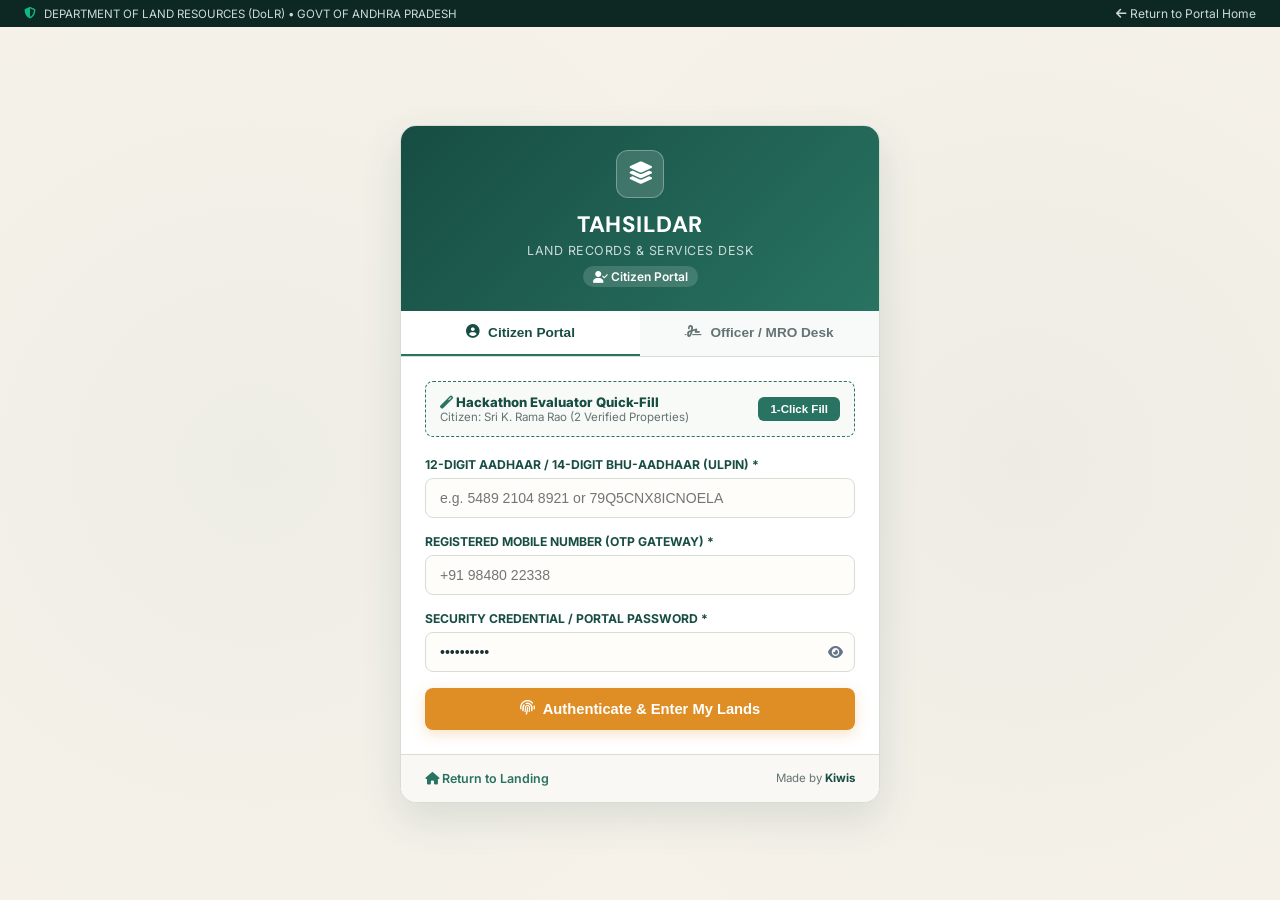
<file: login.html>
<!DOCTYPE html>
<html lang="en">
<head>
    <meta charset="UTF-8">
    <meta name="viewport" content="width=device-width, initial-scale=1.0">
    <title>Sign In &bull; TAHSILDAR Land Records & Services (SIH26014)</title>
    
    <!-- Google Fonts & Icons -->
    <link href="https://fonts.googleapis.com/css2?family=DM+Sans:wght@400;500;600;700;800&family=Inter:wght@400;500;600;700&family=JetBrains+Mono:wght@500;600;700&display=swap" rel="stylesheet">
    <link rel="stylesheet" href="https://cdnjs.cloudflare.com/ajax/libs/font-awesome/6.4.0/css/all.min.css" />
    <link rel="stylesheet" href="/css/auth.css">
    <style>
        .gov-loader-bar {
            width: 50%;
            height: 100%;
            background: linear-gradient(90deg, #174d43, #df8d25);
            border-radius: 4px;
            animation: govIndeterminate 1.2s infinite ease-in-out;
        }
        @keyframes govIndeterminate {
            0% { transform: translateX(-100%); }
            50% { transform: translateX(100%); }
            100% { transform: translateX(300%); }
        }
    </style>
</head>
<body>

    <!-- Identity Strip -->
    <div class="auth-header-strip">
        <div style="display:flex; align-items:center; gap:8px;">
            <i class="fas fa-shield-alt" style="color:#10b981;"></i>
            <span>DEPARTMENT OF LAND RESOURCES (DoLR) &bull; GOVT OF ANDHRA PRADESH</span>
        </div>
        <div>
            <a href="/" style="color:#cbdad7; text-decoration:none; font-size:0.75rem;"><i class="fas fa-arrow-left"></i> Return to Portal Home</a>
        </div>
    </div>

    <!-- Main Auth Card -->
    <div class="auth-main-container">
        <div class="auth-card-box">
            <div class="auth-card-header">
                <div class="auth-emblem">
                    <i class="fas fa-layer-group"></i>
                </div>
                <h2>TAHSILDAR</h2>
                <p>Land Records & Services Desk</p>
                <div id="role-badge" style="display:inline-block; margin-top:8px; font-size:0.75rem; background:rgba(255,255,255,0.15); padding:3px 10px; border-radius:12px; font-weight:600;">
                    <i class="fas fa-user-check"></i> Citizen Access
                </div>
            </div>

            <!-- Dual Tabs -->
            <div class="auth-tabs">
                <button class="auth-tab-btn active" id="tab-citizen" onclick="switchAuthTab('citizen')">
                    <i class="fas fa-user-circle"></i> Citizen Portal
                </button>
                <button class="auth-tab-btn" id="tab-officer" onclick="switchAuthTab('officer')">
                    <i class="fas fa-signature"></i> Officer / MRO Desk
                </button>
            </div>

            <div class="auth-body-content">
                <!-- ==============================
                     1. CITIZEN TAB
                     ============================== -->
                <div class="auth-tab-panel active" id="panel-citizen">
                    <!-- Quick Demo Fill -->
                    <div class="demo-fill-card">
                        <div class="demo-fill-info">
                            <h5><i class="fas fa-magic" style="color:var(--leaf);"></i> Hackathon Evaluator Quick-Fill</h5>
                            <p>Citizen: Sri K. Rama Rao (2 Verified Properties)</p>
                        </div>
                        <button type="button" class="btn-quick-fill" onclick="fillCitizenDemo()">
                            1-Click Fill
                        </button>
                    </div>

                    <form id="form-citizen" onsubmit="handleCitizenSubmit(event)">
                        <div class="form-field-group">
                            <label>12-Digit Aadhaar / 14-Digit Bhu-Aadhaar (ULPIN) *</label>
                            <input 
                                type="text" 
                                id="citizen-aadhaar" 
                                class="form-input-field" 
                                placeholder="e.g. 5489 2104 8921 or 79Q5CNX8ICNOELA" 
                                required
                            >
                        </div>

                        <div class="form-field-group">
                            <label>Registered Mobile Number (OTP Gateway) *</label>
                            <input 
                                type="tel" 
                                id="citizen-phone" 
                                class="form-input-field" 
                                placeholder="+91 98480 22338" 
                                required
                            >
                        </div>

                        <div class="form-field-group">
                            <label>Security Credential / Portal Password *</label>
                            <div style="position:relative;">
                                <input 
                                    type="password" 
                                    id="citizen-password" 
                                    class="form-input-field" 
                                    placeholder="Enter password (demo: citizen123)" 
                                    value="citizen123"
                                    required
                                >
                                <button type="button" onclick="togglePasswordVisibility('citizen-password', this)" style="position:absolute; right:12px; top:50%; transform:translateY(-50%); background:none; border:none; color:#64748b; cursor:pointer;">
                                    <i class="fas fa-eye"></i>
                                </button>
                            </div>
                        </div>

                        <div id="citizen-error" style="color:#dc2626; font-size:0.8rem; margin-bottom:12px; display:none;"></div>

                        <button type="submit" id="btn-citizen-submit" class="btn-submit-auth btn-submit-saffron">
                            <i class="fas fa-fingerprint"></i> <span id="btn-citizen-text">Authenticate & Enter My Lands</span>
                        </button>
                    </form>
                </div>

                <!-- ==============================
                     2. OFFICER / TAHASILDAR TAB
                     ============================== -->
                <div class="auth-tab-panel" id="panel-officer">
                    <!-- Quick Demo Fill -->
                    <div class="demo-fill-card">
                        <div class="demo-fill-info">
                            <h5><i class="fas fa-magic" style="color:var(--leaf);"></i> Hackathon Evaluator Quick-Fill</h5>
                            <p>Tahasildar & MRO (PIN: 2026)</p>
                        </div>
                        <button type="button" class="btn-quick-fill" onclick="fillOfficerDemo()">
                            1-Click Fill
                        </button>
                    </div>

                    <form id="form-officer" onsubmit="handleOfficerSubmit(event)">
                        <div class="form-field-group">
                            <label>Departmental Revenue Officer ID / Official Email *</label>
                            <input 
                                type="email" 
                                id="officer-email" 
                                class="form-input-field" 
                                placeholder="officer.vsp@landstack.gov.in" 
                                required
                            >
                        </div>

                        <div class="form-field-group">
                            <label>Office Jurisdiction / Mandal</label>
                            <input 
                                type="text" 
                                class="form-input-field" 
                                value="Visakhapatnam Urban Mandal (Revenue Div 01)" 
                                readonly 
                                style="background:#f1f5f9; color:#475569;"
                            >
                        </div>

                        <div class="form-field-group">
                            <label>Statutory Security PIN / DSC Token PIN *</label>
                            <div style="position:relative;">
                                <input 
                                    type="password" 
                                    id="officer-pin" 
                                    class="form-input-field" 
                                    placeholder="Enter Security PIN (demo: 2026)" 
                                    required
                                >
                                <button type="button" onclick="togglePasswordVisibility('officer-pin', this)" style="position:absolute; right:12px; top:50%; transform:translateY(-50%); background:none; border:none; color:#64748b; cursor:pointer;">
                                    <i class="fas fa-eye"></i>
                                </button>
                            </div>
                            <div id="officer-error" style="color:#b93838; font-size:0.75rem; margin-top:6px; display:none;"></div>
                        </div>

                        <button type="submit" id="btn-officer-submit" class="btn-submit-auth">
                            <i class="fas fa-landmark"></i> <span id="btn-officer-text">Launch Tahasildar Chambers</span>
                        </button>
                    </form>
                </div>
            </div>

            <div class="auth-footer">
                <div>
                    <a href="/"><i class="fas fa-home"></i> Return to Landing</a>
                </div>
                <!-- Subtle Kiwis watermark -->
                <div class="kiwis-watermark" aria-label="Made by Kiwis">
                    Made by <b>Kiwis</b>
                </div>
            </div>
        </div>
    </div>

    <!-- Unified API Service -->
    <script src="/js/services/api.js"></script>

    <script>
        document.addEventListener('DOMContentLoaded', function() {
            const params = new URLSearchParams(window.location.search);
            const role = params.get('role');
            if (role === 'officer' || role === 'tahsildar') {
                switchAuthTab('officer');
            } else {
                switchAuthTab('citizen');
            }
        });

        function switchAuthTab(tab) {
            document.querySelectorAll('.auth-tab-btn').forEach(btn => btn.classList.remove('active'));
            document.querySelectorAll('.auth-tab-panel').forEach(panel => panel.classList.remove('active'));
            const badge = document.getElementById('role-badge');

            if (tab === 'officer') {
                document.getElementById('tab-officer').classList.add('active');
                document.getElementById('panel-officer').classList.add('active');
                if (badge) {
                    badge.innerHTML = '<i class="fas fa-id-badge"></i> Officer Portal';
                }
            } else {
                document.getElementById('tab-citizen').classList.add('active');
                document.getElementById('panel-citizen').classList.add('active');
                if (badge) {
                    badge.innerHTML = '<i class="fas fa-user-check"></i> Citizen Portal';
                }
            }
        }

        function togglePasswordVisibility(fieldId, btn) {
            const el = document.getElementById(fieldId);
            if (el) {
                const isPass = el.type === 'password';
                el.type = isPass ? 'text' : 'password';
                btn.innerHTML = isPass ? '<i class="fas fa-eye-slash"></i>' : '<i class="fas fa-eye"></i>';
            }
        }

        function fillCitizenDemo() {
            document.getElementById('citizen-aadhaar').value = '5489 2104 8921';
            document.getElementById('citizen-phone').value = '+91 98480 22338';
            document.getElementById('citizen-password').value = 'citizen123';
            var err = document.getElementById('citizen-error');
            if (err) err.style.display = 'none';
            // Visual feedback
            document.querySelectorAll('#form-citizen .form-input-field').forEach(function(el) {
                el.classList.add('filled');
            });
        }

        function fillOfficerDemo() {
            document.getElementById('officer-email').value = 'officer.vsp@landstack.gov.in';
            document.getElementById('officer-pin').value = '2026';
            var err = document.getElementById('officer-error');
            if (err) err.style.display = 'none';
            // Visual feedback
            document.querySelectorAll('#form-officer .form-input-field').forEach(function(el) {
                el.classList.add('filled');
            });
        }

        function handleCitizenSubmit(e) {
            e.preventDefault();
            const userVal = document.getElementById('citizen-aadhaar').value.trim();
            const phoneVal = document.getElementById('citizen-phone').value.trim();
            const btn = document.getElementById('btn-citizen-submit');
            const btnText = document.getElementById('btn-citizen-text');
            const errEl = document.getElementById('citizen-error');

            if (!userVal) {
                if (errEl) {
                    errEl.textContent = 'Please enter your Aadhaar or Bhu-Aadhaar (ULPIN).';
                    errEl.style.display = 'block';
                }
                return;
            }

            // Show loading state
            btn.disabled = true;
            btnText.innerHTML = '<i class="fas fa-spinner fa-spin"></i> Verifying identity...';

            // Synchronize with reference session keys
            sessionStorage.removeItem('landstack_officer_auth');
            sessionStorage.setItem('landstack_role', 'citizen');
            sessionStorage.setItem('tahsildar_role', 'citizen');
            sessionStorage.setItem('landstack_locate_on_login', 'true');
            sessionStorage.setItem('landstack_citizen_login', userVal);
            sessionStorage.setItem('landstack_citizen_name', 'Sri K. Rama Rao');
            sessionStorage.setItem('landstack_citizen_aadhaar', userVal.includes('5489') ? userVal : '5489-2104-8921');

            const linkedUlpins = ['79Q5CNX8ICNOELA', '79Q5RUS004501'];
            const upperVal = userVal.toUpperCase().trim();
            if (upperVal.length >= 10 && !upperVal.includes('@') && !upperVal.includes(' ') && !linkedUlpins.includes(upperVal)) {
                linkedUlpins.unshift(upperVal);
            }
            sessionStorage.setItem('landstack_citizen_ulpins', JSON.stringify(linkedUlpins));
            sessionStorage.setItem('landstack_citizen_ulpin', linkedUlpins[0]);
            sessionStorage.setItem('landstack_citizen_parcel_id', '2422');

            setTimeout(function() {
                btnText.innerHTML = '<i class="fas fa-check-circle"></i> Identity verified';
                showLoginTransition('/workspace/?role=citizen&view=dashboard', 'Opening your citizen workspace...');
            }, 450);
        }

        async function handleOfficerSubmit(e) {
            e.preventDefault();
            const email = document.getElementById('officer-email').value.trim();
            const pin = document.getElementById('officer-pin').value.trim();
            const btn = document.getElementById('btn-officer-submit');
            const btnText = document.getElementById('btn-officer-text');
            const errEl = document.getElementById('officer-error');

            if (!pin) {
                errEl.textContent = 'Please enter your Security PIN (demo: 2026).';
                errEl.style.display = 'block';
                return;
            }

            btn.disabled = true;
            btnText.innerHTML = '<i class="fas fa-spinner fa-spin"></i> Authenticating DSC Token...';

            try {
                const res = await fetch('/api/officer/verify-pin/', {
                    method: 'POST',
                    headers: { 'Content-Type': 'application/json' },
                    body: JSON.stringify({ pin: pin })
                });
                const data = await res.json();
                if (data.success) {
                    sessionStorage.setItem('landstack_officer_auth', 'true');
                    sessionStorage.setItem('landstack_role', 'officer');
                    sessionStorage.setItem('tahsildar_role', 'tahsildar');
                    sessionStorage.setItem('officer_name', data.officer_name || 'Sri V. S. R. Murthy, Tahasildar & MRO');
                    btnText.innerHTML = '<i class="fas fa-check-circle"></i> Identity verified';
                    showLoginTransition('/workspace/?role=officer&view=officer-dashboard', 'Launching Tahasildar Chambers...');
                } else {
                    btn.disabled = false;
                    btnText.innerHTML = 'Launch Tahasildar Chambers';
                    errEl.textContent = data.message || 'Verification failed. Please check your details.';
                    errEl.style.display = 'block';
                }
            } catch (err) {
                // Fallback verification
                if (pin === '2026' || pin === 'DoLR@2026' || pin === '1234') {
                    sessionStorage.setItem('landstack_officer_auth', 'true');
                    sessionStorage.setItem('landstack_role', 'officer');
                    sessionStorage.setItem('tahsildar_role', 'tahsildar');
                    btnText.innerHTML = '<i class="fas fa-check-circle"></i> Identity verified';
                    showLoginTransition('/workspace/?role=officer&view=officer-dashboard', 'Launching Tahasildar Chambers...');
                } else {
                    btn.disabled = false;
                    btnText.innerHTML = 'Launch Tahasildar Chambers';
                    errEl.textContent = 'Verification failed. Please check your details.';
                    errEl.style.display = 'block';
                }
            }
        }

        function showLoginTransition(targetUrl, statusText) {
            var overlay = document.getElementById('login-transition-overlay');
            if (statusText) {
                var textEl = document.getElementById('transition-status-text');
                if (textEl) textEl.textContent = statusText;
            }
            if (overlay) {
                overlay.style.display = 'flex';
                setTimeout(function() {
                    overlay.style.opacity = '1';
                }, 10);
            }
            setTimeout(function() {
                window.location.href = targetUrl;
            }, 320);
        }
    </script>
    <!-- Seamless Institutional Transition Overlay -->
    <div id="login-transition-overlay" style="display:none; position:fixed; inset:0; background:#f8faf9; z-index:999999; flex-direction:column; align-items:center; justify-content:center; opacity:0; transition:opacity 0.25s ease;">
        <div style="width:68px; height:68px; background:linear-gradient(135deg, #174d43, #0f352e); border-radius:18px; display:flex; align-items:center; justify-content:center; color:#ffffff; font-size:2rem; box-shadow:0 12px 30px rgba(15,53,46,0.25); margin-bottom:18px;">
            <i class="fas fa-layer-group"></i>
        </div>
        <div style="font-family:'DM Sans', sans-serif; font-weight:800; font-size:1.4rem; color:#0f352e; letter-spacing:-0.3px; margin-bottom:4px;">
            TAHSILDAR <span style="font-size:0.75rem; background:#eef6f4; color:#174d43; border:1px solid #c8dfd9; border-radius:4px; padding:2px 6px; font-weight:700; margin-left:4px;">DPI 2.0</span>
        </div>
        <div id="transition-status-text" style="font-family:'Inter', sans-serif; font-size:0.86rem; color:#64748b; margin-bottom:22px;">
            Opening your land services workspace...
        </div>
        <div style="width:190px; height:4px; background:#e2e8f0; border-radius:4px; overflow:hidden; position:relative;">
            <div class="gov-loader-bar"></div>
        </div>
    </div>
</body>
</html>
</file>
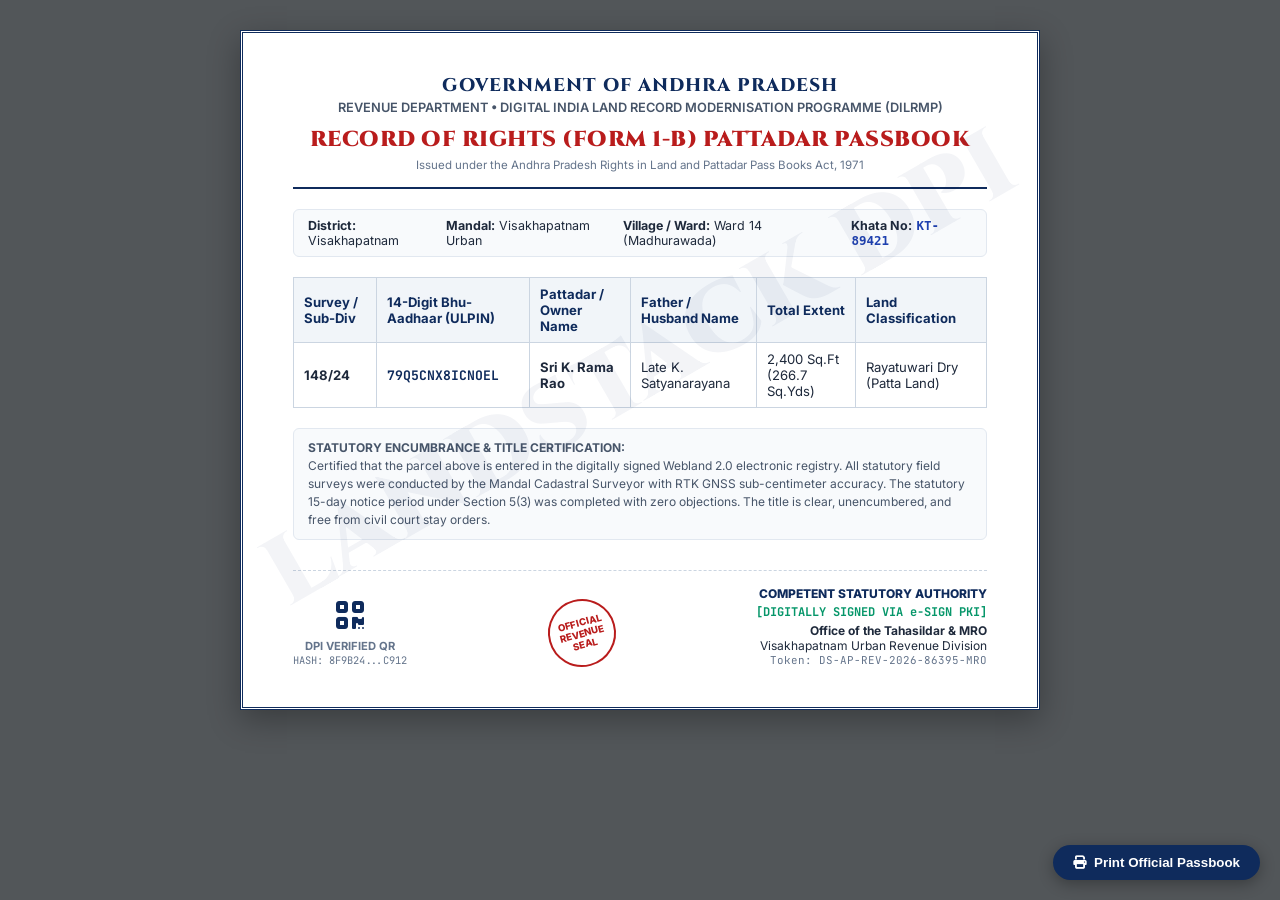
<file: templates/ror_passbook.html>
<!DOCTYPE html>
<html lang="en">
<head>
    <meta charset="UTF-8">
    <meta name="viewport" content="width=device-width, initial-scale=1.0">
    <title>RECORD OF RIGHTS (ROR FORM 1-B) — LANDSTACK DPI</title>
    <link href="https://fonts.googleapis.com/css2?family=Cinzel:wght@600;700;800;900&family=Inter:wght@400;500;600;700;800&family=JetBrains+Mono:wght@600;700&display=swap" rel="stylesheet">
    <link rel="stylesheet" href="https://cdnjs.cloudflare.com/ajax/libs/font-awesome/6.4.0/css/all.min.css">
    <style>
        body {
            background-color: #525659;
            margin: 0;
            padding: 30px 10px;
            font-family: 'Inter', sans-serif;
            color: #1e293b;
        }
        .passbook-sheet {
            background: #ffffff;
            width: 800px;
            margin: 0 auto;
            padding: 40px 50px;
            box-shadow: 0 10px 30px rgba(0,0,0,0.3);
            border: 3px double #0f2b5c;
            position: relative;
            box-sizing: border-box;
        }
        .watermark {
            position: absolute;
            top: 50%;
            left: 50%;
            transform: translate(-50%, -50%) rotate(-30deg);
            font-size: 6rem;
            color: rgba(15, 43, 92, 0.05);
            font-weight: 900;
            pointer-events: none;
            white-space: nowrap;
            font-family: 'Cinzel', serif;
        }
        .header-section {
            text-align: center;
            border-bottom: 2px solid #0f2b5c;
            padding-bottom: 15px;
            margin-bottom: 20px;
        }
        .emblem-title {
            font-family: 'Cinzel', serif;
            font-size: 1.15rem;
            font-weight: 800;
            color: #0f2b5c;
            letter-spacing: 1px;
            text-transform: uppercase;
        }
        .dept-subtitle {
            font-size: 0.8rem;
            color: #475569;
            font-weight: 600;
            margin-top: 2px;
        }
        .doc-name {
            font-family: 'Cinzel', serif;
            font-size: 1.35rem;
            font-weight: 900;
            color: #b91c1c;
            margin-top: 10px;
            letter-spacing: 0.5px;
        }
        .meta-strip {
            display: flex;
            justify-content: space-between;
            align-items: center;
            font-size: 0.78rem;
            background: #f8fafc;
            border: 1px solid #e2e8f0;
            padding: 8px 14px;
            border-radius: 6px;
            margin-bottom: 20px;
        }
        .data-table {
            width: 100%;
            border-collapse: collapse;
            font-size: 0.82rem;
            margin-bottom: 20px;
        }
        .data-table th, .data-table td {
            border: 1px solid #cbd5e1;
            padding: 8px 10px;
            text-align: left;
        }
        .data-table th {
            background-color: #f1f5f9;
            color: #0f2b5c;
            font-weight: 700;
        }
        .seal-signature-box {
            display: flex;
            justify-content: space-between;
            align-items: flex-end;
            margin-top: 30px;
            padding-top: 15px;
            border-top: 1px dashed #cbd5e1;
        }
        .qr-box {
            text-align: center;
            font-size: 0.7rem;
            color: #64748b;
        }
        .sign-box {
            text-align: right;
            font-size: 0.75rem;
        }
        .btn-print-action {
            position: fixed;
            bottom: 20px;
            right: 20px;
            background: #0f2b5c;
            color: #fff;
            border: none;
            padding: 10px 20px;
            border-radius: 20px;
            font-weight: 700;
            cursor: pointer;
            box-shadow: 0 4px 15px rgba(0,0,0,0.3);
            display: flex;
            align-items: center;
            gap: 8px;
        }
        @media print {
            body { background: transparent; padding: 0; }
            .passbook-sheet { box-shadow: none; border: none; width: 100%; }
            .btn-print-action { display: none; }
        }
    </style>
</head>
<body>

    <button class="btn-print-action" onclick="window.print()">
        <i class="fas fa-print"></i> Print Official Passbook
    </button>

    <div class="passbook-sheet">
        <div class="watermark">LANDSTACK DPI</div>

        <div class="header-section">
            <div class="emblem-title">GOVERNMENT OF ANDHRA PRADESH</div>
            <div class="dept-subtitle">REVENUE DEPARTMENT • DIGITAL INDIA LAND RECORD MODERNISATION PROGRAMME (DILRMP)</div>
            <div class="doc-name">RECORD OF RIGHTS (FORM 1-B) PATTADAR PASSBOOK</div>
            <div style="font-size: 0.72rem; color: #64748b; margin-top: 4px;">Issued under the Andhra Pradesh Rights in Land and Pattadar Pass Books Act, 1971</div>
        </div>

        <div class="meta-strip">
            <div><strong>District:</strong> Visakhapatnam</div>
            <div><strong>Mandal:</strong> Visakhapatnam Urban</div>
            <div><strong>Village / Ward:</strong> Ward 14 (Madhurawada)</div>
            <div><strong>Khata No:</strong> <code style="font-weight:800; color:#1e40af;">KT-89421</code></div>
        </div>

        <table class="data-table">
            <thead>
                <tr>
                    <th>Survey / Sub-Div</th>
                    <th>14-Digit Bhu-Aadhaar (ULPIN)</th>
                    <th>Pattadar / Owner Name</th>
                    <th>Father / Husband Name</th>
                    <th>Total Extent</th>
                    <th>Land Classification</th>
                </tr>
            </thead>
            <tbody>
                <tr>
                    <td style="font-weight:700;">148/24</td>
                    <td style="font-family:'JetBrains Mono', monospace; font-weight:700; color:#0f2b5c;">79Q5CNX8ICNOEL</td>
                    <td style="font-weight:700;">Sri K. Rama Rao</td>
                    <td>Late K. Satyanarayana</td>
                    <td>2,400 Sq.Ft (266.7 Sq.Yds)</td>
                    <td>Rayatuwari Dry (Patta Land)</td>
                </tr>
            </tbody>
        </table>

        <div style="font-size:0.75rem; color:#475569; background:#f8fafc; border:1px solid #e2e8f0; padding:10px 14px; border-radius:6px; margin-bottom:20px; line-height:1.5;">
            <strong>STATUTORY ENCUMBRANCE & TITLE CERTIFICATION:</strong><br>
            Certified that the parcel above is entered in the digitally signed Webland 2.0 electronic registry. All statutory field surveys were conducted by the Mandal Cadastral Surveyor with RTK GNSS sub-centimeter accuracy. The statutory 15-day notice period under Section 5(3) was completed with zero objections. The title is clear, unencumbered, and free from civil court stay orders.
        </div>

        <div class="seal-signature-box">
            <div class="qr-box">
                <div style="font-size:2rem; color:#0f2b5c; margin-bottom:4px;"><i class="fas fa-qrcode"></i></div>
                <div><strong>DPI VERIFIED QR</strong></div>
                <div style="font-family:'JetBrains Mono', monospace; font-size:0.65rem;">HASH: 8F9B24...C912</div>
            </div>

            <div style="text-align:center;">
                <div style="border:2px solid #b91c1c; color:#b91c1c; border-radius:50%; width:64px; height:64px; display:flex; align-items:center; justify-content:center; margin:0 auto; font-size:0.6rem; font-weight:800; transform:rotate(-15deg);">
                    OFFICIAL<br>REVENUE<br>SEAL
                </div>
            </div>

            <div class="sign-box">
                <div style="font-weight:800; color:#0f2b5c;">COMPETENT STATUTORY AUTHORITY</div>
                <div style="color:#059669; font-weight:700; font-family:'JetBrains Mono', monospace; margin:3px 0;">[DIGITALLY SIGNED VIA e-SIGN PKI]</div>
                <div><strong>Office of the Tahasildar & MRO</strong></div>
                <div>Visakhapatnam Urban Revenue Division</div>
                <div style="font-size:0.68rem; color:#64748b; font-family:'JetBrains Mono', monospace;">Token: DS-AP-REV-2026-86395-MRO</div>
            </div>
        </div>
    </div>

</body>
</html>
</file>
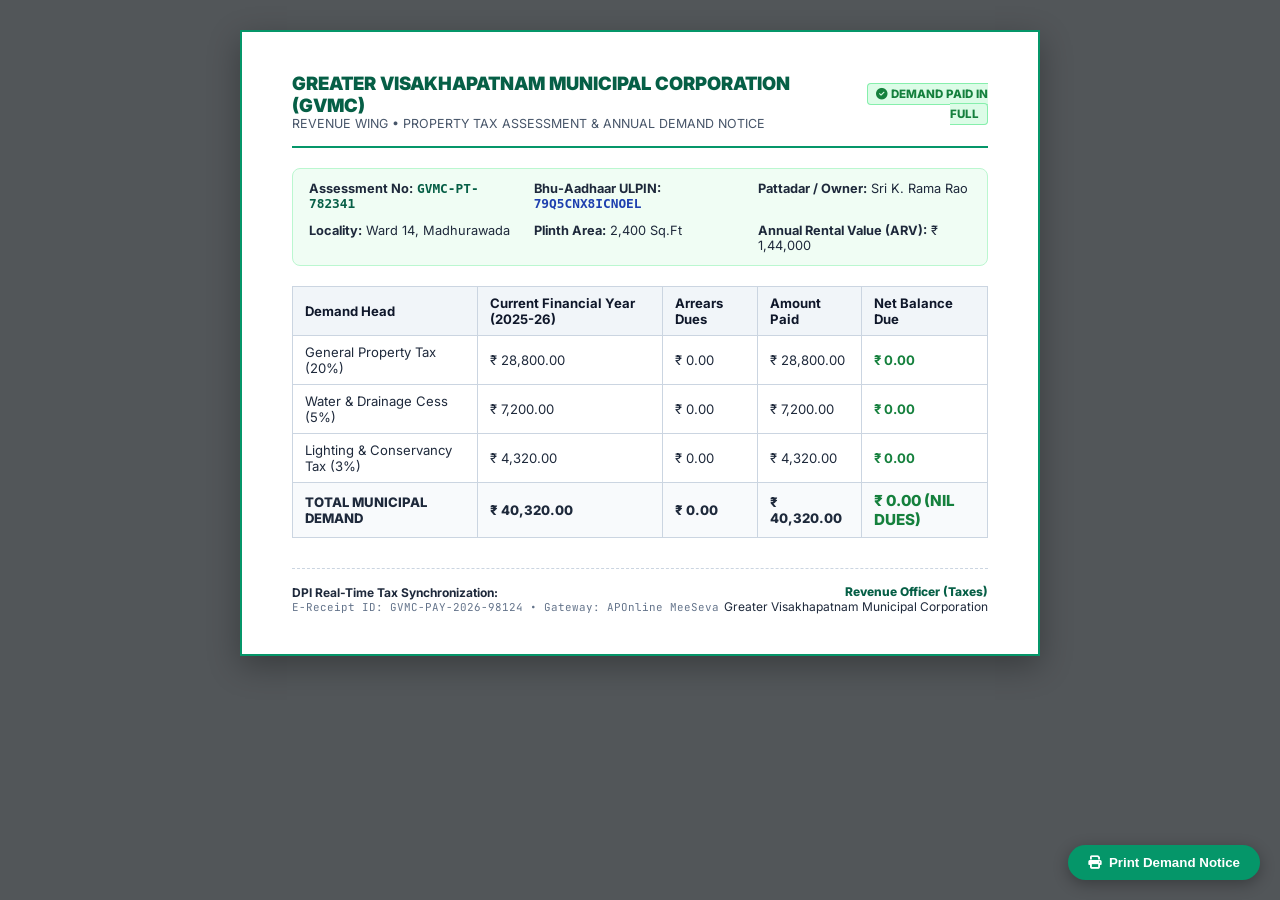
<file: templates/tax_assessment.html>
<!DOCTYPE html>
<html lang="en">
<head>
    <meta charset="UTF-8">
    <meta name="viewport" content="width=device-width, initial-scale=1.0">
    <title>GVMC PROPERTY TAX DEMAND & ASSESSMENT NOTICE — LANDSTACK DPI</title>
    <link href="https://fonts.googleapis.com/css2?family=Inter:wght@400;500;600;700;800;900&family=JetBrains+Mono:wght@600;700&display=swap" rel="stylesheet">
    <link rel="stylesheet" href="https://cdnjs.cloudflare.com/ajax/libs/font-awesome/6.4.0/css/all.min.css">
    <style>
        body {
            background-color: #525659;
            margin: 0;
            padding: 30px 10px;
            font-family: 'Inter', sans-serif;
            color: #1e293b;
        }
        .tax-sheet {
            background: #ffffff;
            width: 800px;
            margin: 0 auto;
            padding: 40px 50px;
            box-shadow: 0 10px 30px rgba(0,0,0,0.3);
            border: 2px solid #059669;
            box-sizing: border-box;
        }
        .header-bar {
            border-bottom: 2px solid #059669;
            padding-bottom: 15px;
            margin-bottom: 20px;
            display: flex;
            justify-content: space-between;
            align-items: center;
        }
        .tax-title {
            font-size: 1.15rem;
            font-weight: 900;
            color: #065f46;
        }
        .tax-subtitle {
            font-size: 0.78rem;
            color: #475569;
        }
        .meta-grid {
            display: grid;
            grid-template-columns: repeat(3, 1fr);
            gap: 12px;
            background: #f0fdf4;
            border: 1px solid #bbf7d0;
            border-radius: 8px;
            padding: 12px 16px;
            font-size: 0.8rem;
            margin-bottom: 20px;
        }
        .demand-table {
            width: 100%;
            border-collapse: collapse;
            font-size: 0.82rem;
            margin-bottom: 20px;
        }
        .demand-table th, .demand-table td {
            border: 1px solid #cbd5e1;
            padding: 8px 12px;
            text-align: left;
        }
        .demand-table th {
            background: #f1f5f9;
            color: #0f172a;
            font-weight: 700;
        }
        .status-badge-paid {
            background: #dcfce7;
            color: #15803d;
            border: 1px solid #86efac;
            padding: 3px 8px;
            border-radius: 4px;
            font-weight: 800;
            font-size: 0.72rem;
        }
        .btn-print-action {
            position: fixed;
            bottom: 20px;
            right: 20px;
            background: #059669;
            color: #fff;
            border: none;
            padding: 10px 20px;
            border-radius: 20px;
            font-weight: 700;
            cursor: pointer;
            box-shadow: 0 4px 15px rgba(0,0,0,0.3);
            display: flex;
            align-items: center;
            gap: 8px;
        }
        @media print {
            body { background: transparent; padding: 0; }
            .tax-sheet { box-shadow: none; border: none; width: 100%; }
            .btn-print-action { display: none; }
        }
    </style>
</head>
<body>

    <button class="btn-print-action" onclick="window.print()">
        <i class="fas fa-print"></i> Print Demand Notice
    </button>

    <div class="tax-sheet">
        <div class="header-bar">
            <div>
                <div class="tax-title">GREATER VISAKHAPATNAM MUNICIPAL CORPORATION (GVMC)</div>
                <div class="tax-subtitle">REVENUE WING • PROPERTY TAX ASSESSMENT & ANNUAL DEMAND NOTICE</div>
            </div>
            <div style="text-align: right;">
                <span class="status-badge-paid"><i class="fas fa-check-circle"></i> DEMAND PAID IN FULL</span>
            </div>
        </div>

        <div class="meta-grid">
            <div><strong>Assessment No:</strong> <code style="color:#065f46; font-weight:800;">GVMC-PT-782341</code></div>
            <div><strong>Bhu-Aadhaar ULPIN:</strong> <code style="color:#1e40af; font-weight:800;">79Q5CNX8ICNOEL</code></div>
            <div><strong>Pattadar / Owner:</strong> Sri K. Rama Rao</div>
            <div><strong>Locality:</strong> Ward 14, Madhurawada</div>
            <div><strong>Plinth Area:</strong> 2,400 Sq.Ft</div>
            <div><strong>Annual Rental Value (ARV):</strong> ₹ 1,44,000</div>
        </div>

        <table class="demand-table">
            <thead>
                <tr>
                    <th>Demand Head</th>
                    <th>Current Financial Year (2025-26)</th>
                    <th>Arrears Dues</th>
                    <th>Amount Paid</th>
                    <th>Net Balance Due</th>
                </tr>
            </thead>
            <tbody>
                <tr>
                    <td>General Property Tax (20%)</td>
                    <td>₹ 28,800.00</td>
                    <td>₹ 0.00</td>
                    <td>₹ 28,800.00</td>
                    <td style="color:#15803d; font-weight:700;">₹ 0.00</td>
                </tr>
                <tr>
                    <td>Water & Drainage Cess (5%)</td>
                    <td>₹ 7,200.00</td>
                    <td>₹ 0.00</td>
                    <td>₹ 7,200.00</td>
                    <td style="color:#15803d; font-weight:700;">₹ 0.00</td>
                </tr>
                <tr>
                    <td>Lighting & Conservancy Tax (3%)</td>
                    <td>₹ 4,320.00</td>
                    <td>₹ 0.00</td>
                    <td>₹ 4,320.00</td>
                    <td style="color:#15803d; font-weight:700;">₹ 0.00</td>
                </tr>
                <tr style="background:#f8fafc; font-weight:800;">
                    <td>TOTAL MUNICIPAL DEMAND</td>
                    <td>₹ 40,320.00</td>
                    <td>₹ 0.00</td>
                    <td>₹ 40,320.00</td>
                    <td style="color:#15803d; font-size:0.95rem;">₹ 0.00 (NIL DUES)</td>
                </tr>
            </tbody>
        </table>

        <div style="display:flex; justify-content:space-between; align-items:flex-end; margin-top:30px; border-top:1px dashed #cbd5e1; padding-top:15px; font-size:0.75rem;">
            <div>
                <div><strong>DPI Real-Time Tax Synchronization:</strong></div>
                <div style="color:#64748b; font-family:'JetBrains Mono', monospace; font-size:0.68rem;">E-Receipt ID: GVMC-PAY-2026-98124 • Gateway: APOnline MeeSeva</div>
            </div>
            <div style="text-align:right;">
                <div style="font-weight:800; color:#065f46;">Revenue Officer (Taxes)</div>
                <div>Greater Visakhapatnam Municipal Corporation</div>
            </div>
        </div>
    </div>

</body>
</html>
</file>
<file: css/auth.css>
/* =========================================================
   TAHSILDAR — AUTHENTICATION & EVALUATION PORTAL STYLES
   Gov-Tech DPI Standard
   ========================================================= */

@import url('https://fonts.googleapis.com/css2?family=DM+Sans:wght@400;500;600;700;800&family=Inter:wght@400;500;600;700&family=JetBrains+Mono:wght@500;600;700&display=swap');

:root {
    --dark: #174d43;
    --dark-deep: #0f352e;
    --leaf: #287361;
    --ink: #183332;
    --muted: #637473;
    --paper: #f6f2ea;
    --line: #d7ddd2;
    --saffron: #df8d25;
    --saffron-hover: #c97c1d;
    --cream: #fffdf8;
    
    --font-heading: 'DM Sans', sans-serif;
    --font-body: 'Inter', sans-serif;
    --font-mono: 'JetBrains Mono', monospace;
    
    --shadow-box: 0 16px 40px rgba(23, 77, 67, 0.12);
}

*, *::before, *::after {
    box-sizing: border-box;
    margin: 0;
    padding: 0;
}

body {
    background-color: var(--paper);
    color: var(--ink);
    font-family: var(--font-body);
    min-height: 100vh;
    display: flex;
    flex-direction: column;
}

.auth-header-strip {
    background: #0d2823;
    color: #cbdad7;
    font-size: 0.72rem;
    padding: 6px 24px;
    display: flex;
    justify-content: space-between;
    align-items: center;
}

.auth-main-container {
    flex: 1;
    display: flex;
    align-items: center;
    justify-content: center;
    padding: 40px 20px;
}

.auth-card-box {
    background: #ffffff;
    border: 1px solid var(--line);
    border-radius: 16px;
    width: 100%;
    max-width: 480px;
    box-shadow: var(--shadow-box);
    overflow: hidden;
}

.auth-card-header {
    background: linear-gradient(135deg, var(--dark), var(--leaf));
    color: #ffffff;
    padding: 24px;
    text-align: center;
}

.auth-emblem {
    width: 48px;
    height: 48px;
    background: rgba(255, 255, 255, 0.15);
    border: 1px solid rgba(255, 255, 255, 0.3);
    border-radius: 12px;
    display: flex;
    align-items: center;
    justify-content: center;
    font-size: 1.4rem;
    margin: 0 auto 12px auto;
}

.auth-card-header h2 {
    font-family: var(--font-heading);
    font-size: 1.4rem;
    font-weight: 800;
    letter-spacing: 0.5px;
}

.auth-card-header p {
    font-size: 0.78rem;
    color: #cbdad7;
    margin-top: 4px;
    text-transform: uppercase;
    letter-spacing: 0.5px;
}

/* Tabs */
.auth-tabs {
    display: flex;
    background: #f8faf9;
    border-bottom: 1px solid var(--line);
}

.auth-tab-btn {
    flex: 1;
    background: none;
    border: none;
    padding: 14px 10px;
    font-size: 0.85rem;
    font-weight: 700;
    color: var(--muted);
    cursor: pointer;
    display: flex;
    align-items: center;
    justify-content: center;
    gap: 8px;
    transition: all 0.2s;
    border-bottom: 2px solid transparent;
}

.auth-tab-btn.active {
    color: var(--dark);
    background: #ffffff;
    border-bottom-color: var(--leaf);
}

.auth-body-content {
    padding: 24px;
}

.auth-tab-panel {
    display: none;
}

.auth-tab-panel.active {
    display: block;
}

.form-field-group {
    margin-bottom: 16px;
}

.form-field-group label {
    display: block;
    font-size: 0.76rem;
    font-weight: 700;
    text-transform: uppercase;
    color: var(--dark);
    margin-bottom: 6px;
}

.form-input-field {
    width: 100%;
    padding: 11px 14px;
    border: 1.5px solid var(--line);
    border-radius: 8px;
    font-size: 0.88rem;
    color: var(--ink);
    background: #fffdfa;
    outline: none;
    transition: all 0.2s;
}

.form-input-field:focus {
    border-color: var(--leaf);
    box-shadow: 0 0 0 3px rgba(40, 115, 97, 0.15);
}

.demo-fill-card {
    background: #f8faf8;
    border: 1px dashed var(--leaf);
    border-radius: 8px;
    padding: 12px 14px;
    margin-bottom: 20px;
    display: flex;
    justify-content: space-between;
    align-items: center;
}

.demo-fill-info h5 {
    font-size: 0.82rem;
    font-weight: 800;
    color: var(--dark);
}

.demo-fill-info p {
    font-size: 0.72rem;
    color: var(--muted);
}

.btn-quick-fill {
    background: var(--leaf);
    color: #ffffff;
    border: none;
    padding: 6px 12px;
    border-radius: 6px;
    font-size: 0.72rem;
    font-weight: 700;
    cursor: pointer;
    transition: background 0.2s;
}

.btn-quick-fill:hover {
    background: var(--dark);
}

.btn-submit-auth {
    width: 100%;
    background: var(--dark);
    color: #ffffff;
    border: none;
    padding: 13px;
    border-radius: 8px;
    font-size: 0.92rem;
    font-weight: 700;
    cursor: pointer;
    display: flex;
    align-items: center;
    justify-content: center;
    gap: 8px;
    transition: all 0.2s;
    box-shadow: 0 4px 14px rgba(23, 77, 67, 0.25);
}

.btn-submit-auth:hover {
    background: var(--leaf);
    transform: translateY(-1px);
}

.btn-submit-saffron {
    background: var(--saffron);
    box-shadow: 0 4px 14px rgba(223, 141, 37, 0.25);
}

.btn-submit-saffron:hover {
    background: var(--saffron-hover);
}

.auth-footer {
    padding: 16px 24px;
    text-align: center;
    border-top: 1px solid var(--line);
    font-size: 0.78rem;
    color: var(--muted);
    background: #faf8f5;
    display: flex;
    justify-content: space-between;
    align-items: center;
}

.auth-footer a {
    color: var(--leaf);
    font-weight: 600;
    text-decoration: none;
}

.kiwis-watermark {
    font-size: 0.72rem;
    color: var(--muted);
}

.kiwis-watermark b {
    color: var(--dark);
}

/* =========================================================
   ENTRANCE ANIMATION
   ========================================================= */
@keyframes authCardEntrance {
    from {
        opacity: 0;
        transform: translateY(20px) scale(0.97);
    }
    to {
        opacity: 1;
        transform: translateY(0) scale(1);
    }
}

.auth-card-box {
    animation: authCardEntrance 0.5s cubic-bezier(0.16, 1, 0.3, 1) both;
    animation-delay: 0.1s;
}

/* Subtle background pattern */
.auth-main-container {
    background-image: 
        radial-gradient(circle at 20% 50%, rgba(40, 115, 97, 0.04), transparent 50%),
        radial-gradient(circle at 80% 50%, rgba(23, 77, 67, 0.04), transparent 50%);
}

/* =========================================================
   ACCESSIBILITY (Focus Rings)
   ========================================================= */
:focus-visible {
    outline: 2px solid var(--leaf);
    outline-offset: 2px;
    border-radius: 4px;
}

.auth-tab-btn:focus-visible {
    outline-offset: -2px;
}

/* Input field success state */
.form-input-field.filled {
    border-color: var(--leaf);
    background: #f8faf8;
}

/* Responsive adjustments */
@media (max-width: 520px) {
    .auth-card-box {
        border-radius: 12px;
    }
    .auth-body-content {
        padding: 16px;
    }
    .demo-fill-card {
        flex-direction: column;
        gap: 10px;
        text-align: center;
    }
}
</file>
